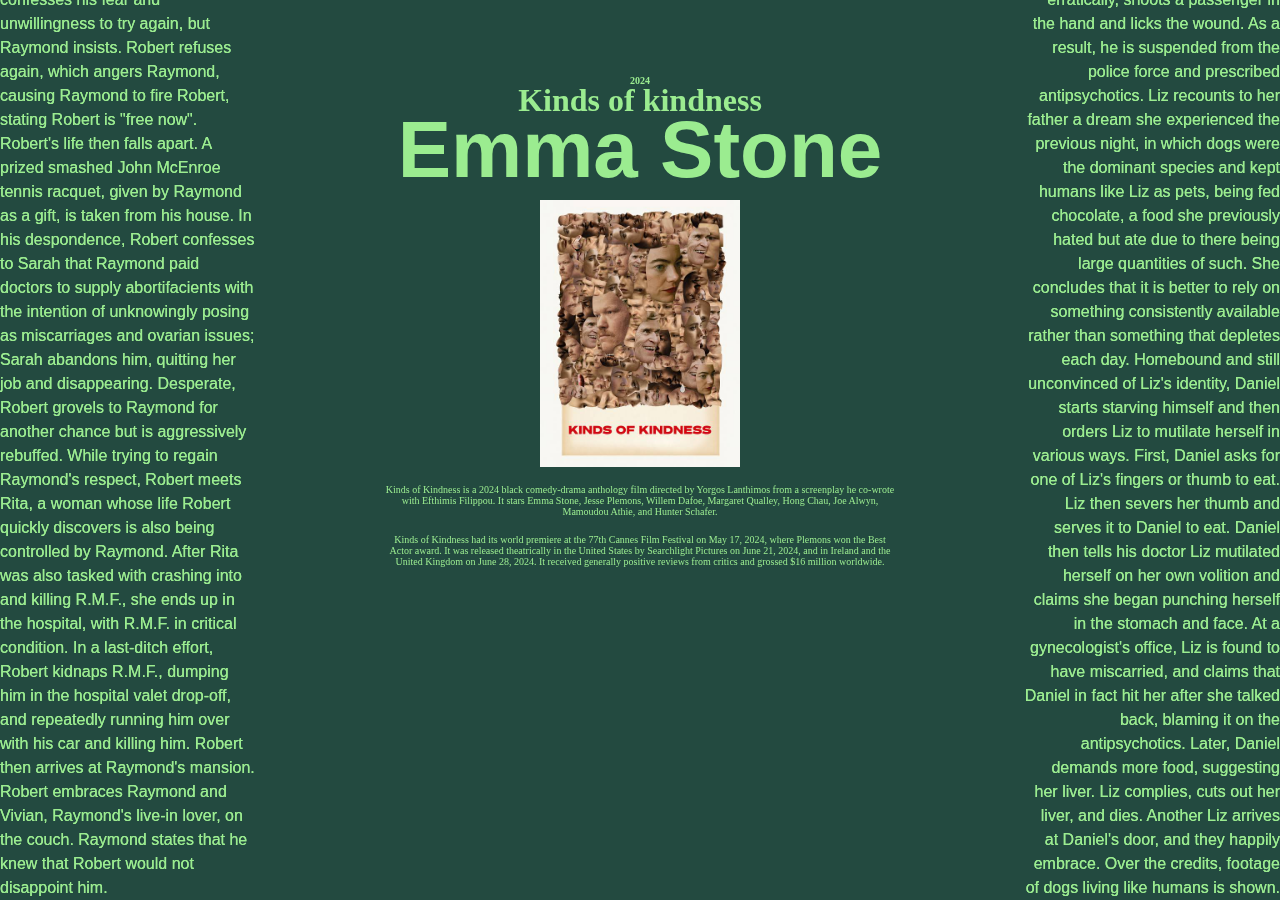
<file: Project/index.html>
<!DOCTYPE html>
<html lang="en">
<head>
    <meta charset="UTF-8">
    <meta name="viewport" content="width=device-width, initial-scale=1.0">
    <title>Document</title>
    <link rel="stylesheet" href="style.css">
</head>
<body>
    <div>
        <h1 class="fixed-title">2024</h1>
        <h2 class="fixed-title2">Kinds of kindness</h2>
        <h3 class="fixed-title3">Emma Stone</h3>

        <figure class="container">
            <img src="images/images.jpg" class="picture">
        </figure>

        <p class="fixed-paragraph">
            Kinds of Kindness is a 2024 black comedy-drama anthology film directed by Yorgos Lanthimos from a screenplay he co-wrote with Efthimis Filippou. It stars Emma Stone, Jesse Plemons, Willem Dafoe, Margaret Qualley, Hong Chau, Joe Alwyn, Mamoudou Athie, and Hunter Schafer.
        </p>
        
        <br>

        <p class="fixed-paragraph2">
            Kinds of Kindness had its world premiere at the 77th Cannes Film Festival on May 17, 2024, where Plemons won the Best Actor award. It was released theatrically in the United States by Searchlight Pictures on June 21, 2024, and in Ireland and the United Kingdom on June 28, 2024. It received generally positive reviews from critics and grossed $16 million worldwide.
        </p>

        <div class="scrolling-text">
        
        <div class="scrolling-text">
            <p class="top-left-paragraph">
                Robert Fletcher follows every order from his domineering boss and lover, Raymond. Raymond controls every aspect of Robert's life, including setting him up with his wife Sarah, buying their house and car, and dictating when they can have sexual intercourse. One day, Raymond orders Robert to crash his car to kill "R.M.F.", a man known only by his initials. They survive with minor injuries. When Raymond orders him to try again, Robert confesses his fear and unwillingness to try again, but Raymond insists. Robert refuses again, which angers Raymond, causing Raymond to fire Robert, stating Robert is "free now". Robert's life then falls apart. A prized smashed John McEnroe tennis racquet, given by Raymond as a gift, is taken from his house. In his despondence, Robert confesses to Sarah that Raymond paid doctors to supply abortifacients with the intention of unknowingly posing as miscarriages and ovarian issues; Sarah abandons him, quitting her job and disappearing. Desperate, Robert grovels to Raymond for another chance but is aggressively rebuffed. While trying to regain Raymond's respect, Robert meets Rita, a woman whose life Robert quickly discovers is also being controlled by Raymond. After Rita was also tasked with crashing into and killing R.M.F., she ends up in the hospital, with R.M.F. in critical condition. In a last-ditch effort, Robert kidnaps R.M.F., dumping him in the hospital valet drop-off, and repeatedly running him over with his car and killing him. Robert then arrives at Raymond's mansion. Robert embraces Raymond and Vivian, Raymond's live-in lover, on the couch. Raymond states that he knew that Robert would not disappoint him.
            </p>
            <p class="top-left-paragraph">
                Robert Fletcher follows every order from his domineering boss and lover, Raymond. Raymond controls every aspect of Robert's life, including setting him up with his wife Sarah, buying their house and car, and dictating when they can have sexual intercourse. One day, Raymond orders Robert to crash his car to kill "R.M.F.", a man known only by his initials. They survive with minor injuries. When Raymond orders him to try again, Robert confesses his fear and unwillingness to try again, but Raymond insists. Robert refuses again, which angers Raymond, causing Raymond to fire Robert, stating Robert is "free now". Robert's life then falls apart. A prized smashed John McEnroe tennis racquet, given by Raymond as a gift, is taken from his house. In his despondence, Robert confesses to Sarah that Raymond paid doctors to supply abortifacients with the intention of unknowingly posing as miscarriages and ovarian issues; Sarah abandons him, quitting her job and disappearing. Desperate, Robert grovels to Raymond for another chance but is aggressively rebuffed. While trying to regain Raymond's respect, Robert meets Rita, a woman whose life Robert quickly discovers is also being controlled by Raymond. After Rita was also tasked with crashing into and killing R.M.F., she ends up in the hospital, with R.M.F. in critical condition. In a last-ditch effort, Robert kidnaps R.M.F., dumping him in the hospital valet drop-off, and repeatedly running him over with his car and killing him. Robert then arrives at Raymond's mansion. Robert embraces Raymond and Vivian, Raymond's live-in lover, on the couch. Raymond states that he knew that Robert would not disappoint him.
            </p>
        </div>
        
        <div class="scrolling-text2">
            <p class="top-left-paragraph2">
                Police officer Daniel is mourning the disappearance of his wife Liz, a marine biologist who went missing at sea, when he receives news that she has been rescued in a helicopter piloted by R.M.F. Liz miraculously returns unharmed to Daniel, but many things about her are strange; her behavior and interests seem to be the opposite of how she was before, their pet cat acting aggressive towards her, and her feet no longer fit in her shoes, leading Daniel to become suspicious of her. Amid his paranoia about Liz, she tells Daniel she is pregnant. He orders her to leave and threatens arrest if she refuses. Daniel's paranoia escalates during a traffic stop, where he acts erratically, shoots a passenger in the hand and licks the wound. As a result, he is suspended from the police force and prescribed antipsychotics. Liz recounts to her father a dream she experienced the previous night, in which dogs were the dominant species and kept humans like Liz as pets, being fed chocolate, a food she previously hated but ate due to there being large quantities of such. She concludes that it is better to rely on something consistently available rather than something that depletes each day. Homebound and still unconvinced of Liz's identity, Daniel starts starving himself and then orders Liz to mutilate herself in various ways. First, Daniel asks for one of Liz's fingers or thumb to eat. Liz then severs her thumb and serves it to Daniel to eat. Daniel then tells his doctor Liz mutilated herself on her own volition and claims she began punching herself in the stomach and face. At a gynecologist's office, Liz is found to have miscarried, and claims that Daniel in fact hit her after she talked back, blaming it on the antipsychotics. Later, Daniel demands more food, suggesting her liver. Liz complies, cuts out her liver, and dies. Another Liz arrives at Daniel's door, and they happily embrace. Over the credits, footage of dogs living like humans is shown.
            </p>
            <p class="top-left-paragraph2">
                Police officer Daniel is mourning the disappearance of his wife Liz, a marine biologist who went missing at sea, when he receives news that she has been rescued in a helicopter piloted by R.M.F. Liz miraculously returns unharmed to Daniel, but many things about her are strange; her behavior and interests seem to be the opposite of how she was before, their pet cat acting aggressive towards her, and her feet no longer fit in her shoes, leading Daniel to become suspicious of her. Amid his paranoia about Liz, she tells Daniel she is pregnant. He orders her to leave and threatens arrest if she refuses. Daniel's paranoia escalates during a traffic stop, where he acts erratically, shoots a passenger in the hand and licks the wound. As a result, he is suspended from the police force and prescribed antipsychotics. Liz recounts to her father a dream she experienced the previous night, in which dogs were the dominant species and kept humans like Liz as pets, being fed chocolate, a food she previously hated but ate due to there being large quantities of such. She concludes that it is better to rely on something consistently available rather than something that depletes each day. Homebound and still unconvinced of Liz's identity, Daniel starts starving himself and then orders Liz to mutilate herself in various ways. First, Daniel asks for one of Liz's fingers or thumb to eat. Liz then severs her thumb and serves it to Daniel to eat. Daniel then tells his doctor Liz mutilated herself on her own volition and claims she began punching herself in the stomach and face. At a gynecologist's office, Liz is found to have miscarried, and claims that Daniel in fact hit her after she talked back, blaming it on the antipsychotics. Later, Daniel demands more food, suggesting her liver. Liz complies, cuts out her liver, and dies. Another Liz arrives at Daniel's door, and they happily embrace. Over the credits, footage of dogs living like humans is shown.
            </p>
        </div>
</div>

        
    </div>
    
</body>
</html>
</file>
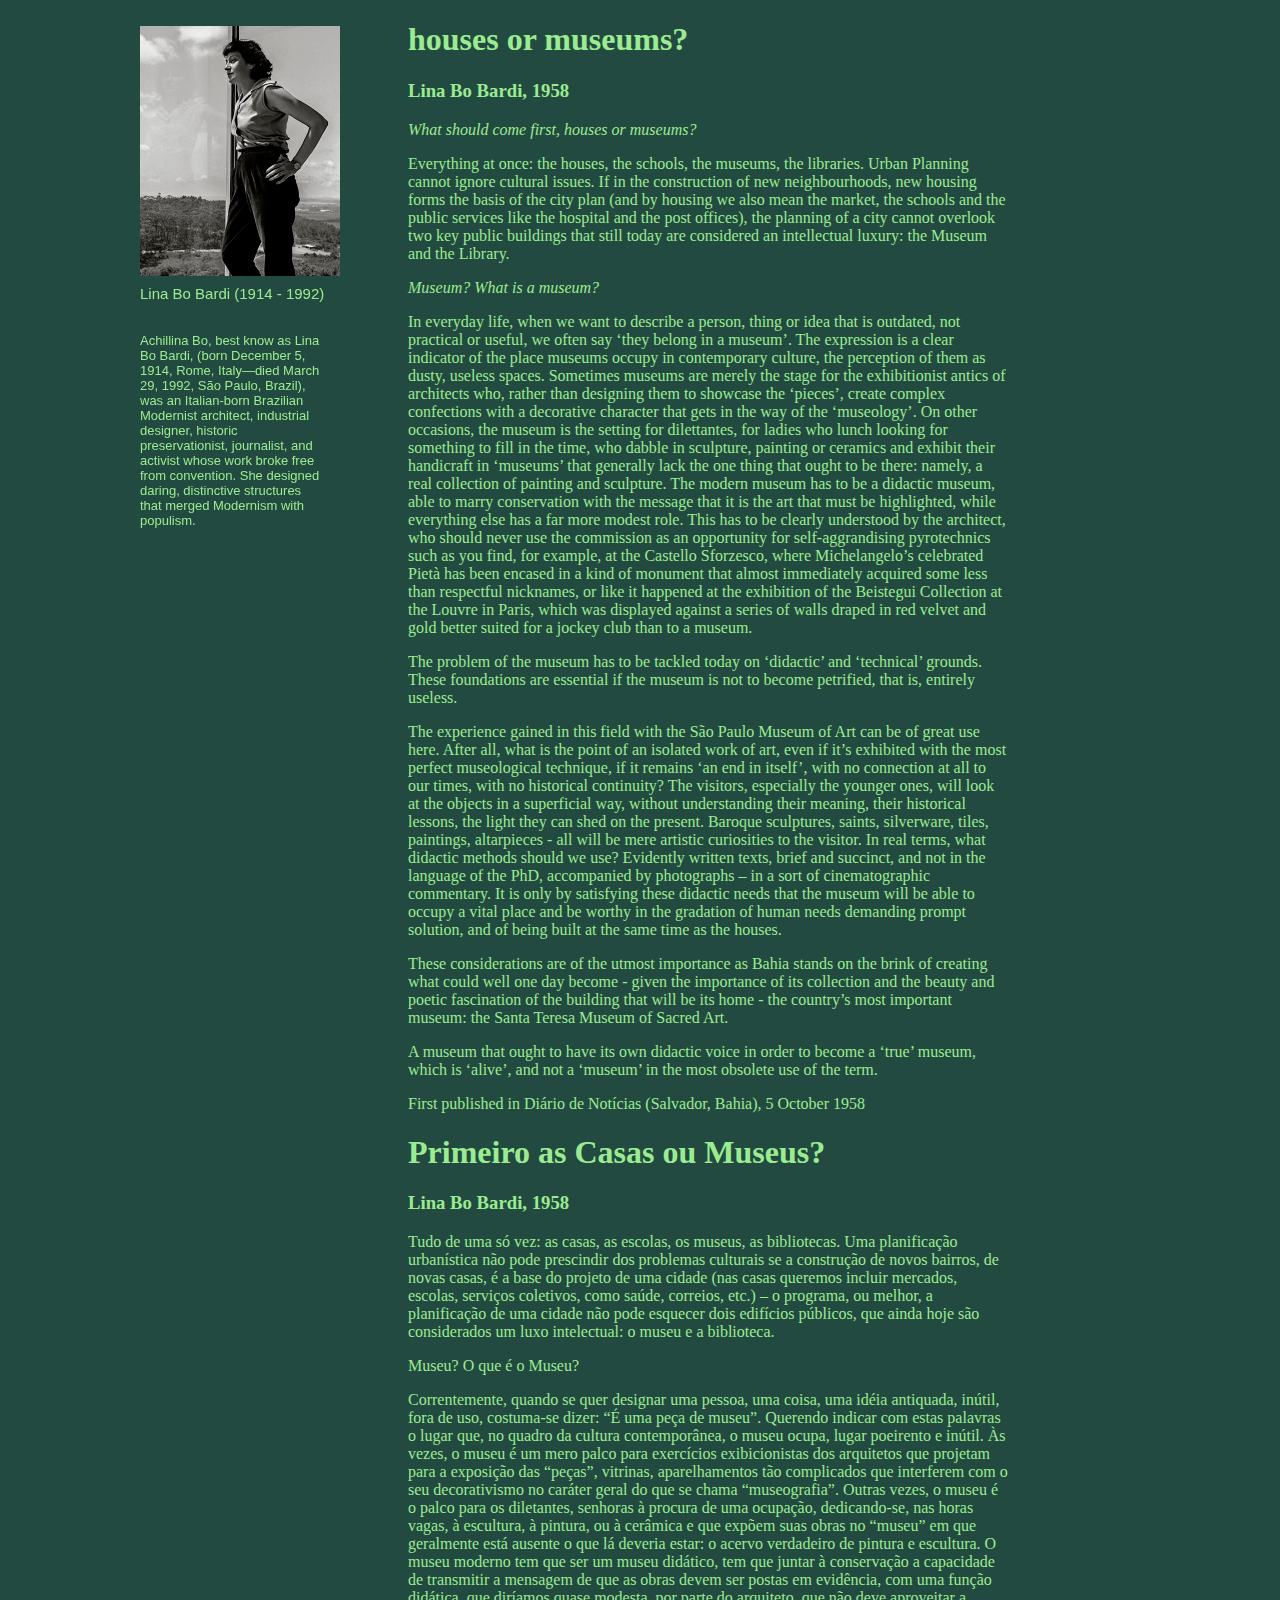
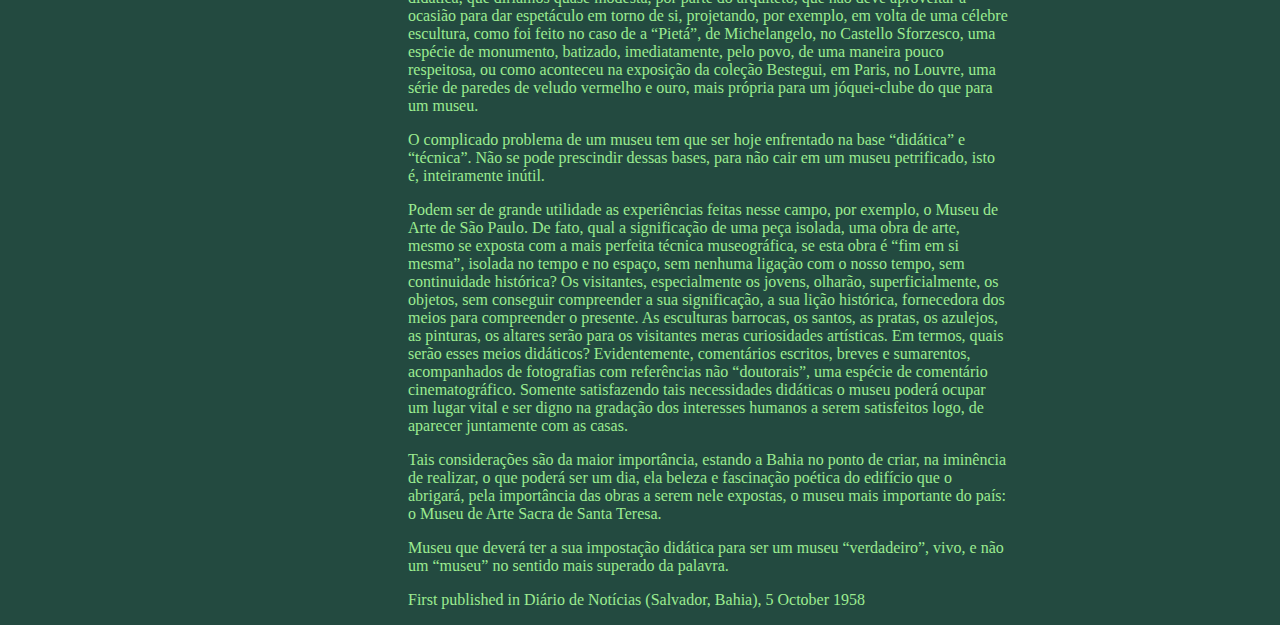
<file: Assignment/assignment3/index.html>
<!DOCTYPE html>
<html lang="en">
<head>
    <meta charset="UTF-8">
    <meta name="viewport" content="width=device-width, initial-scale=1.0">
    <title>Document</title>
    <link rel="stylesheet" href="style.css">
</head>
<body>
    <div>
        <h1>houses or museums?</h1>
        <h3>Lina Bo Bardi, 1958</h3>

        <figure class="picture">
            <img src="001-65.jpg" alt="">
        </figure>

        <p class="picture2">Lina Bo Bardi (1914 - 1992)</p>
        <p class="picture4">Achillina Bo, best know as Lina Bo Bardi, (born December 5, 1914, Rome, Italy—died March 29, 1992, São Paulo, Brazil), was an Italian-born Brazilian Modernist architect, industrial designer, historic preservationist, journalist, and activist whose work broke free from convention. She designed daring, distinctive structures that merged Modernism with populism.</p>

        <p><em>What should come first, houses or museums? </em></p>
        <p>Everything at once: the houses, the schools, the museums, the libraries. Urban Planning cannot ignore cultural issues. If in the construction of new neighbourhoods, new housing forms the basis of the city plan (and by housing we also mean the market, the schools and the public services like the hospital and the post offices), the planning of a city cannot overlook two key public buildings that still today are considered an intellectual luxury: the Museum and the Library.</p>

        <p><em>Museum? What is a museum?</em></p>

        <p>In everyday life, when we want to describe a person, thing or idea that is outdated, not practical or useful, we often say ‘they belong in a museum’. The expression is a clear indicator of the place museums occupy in contemporary culture, the perception of them as dusty, useless spaces. Sometimes museums are merely the stage for the exhibitionist antics of architects who, rather than designing them to showcase the ‘pieces’, create complex confections with a decorative character that gets in the way of the ‘museology’. On other occasions, the museum is the setting for dilettantes, for ladies who lunch looking for something to fill in the time, who dabble in sculpture, painting or ceramics and exhibit their handicraft in ‘museums’ that generally lack the one thing that ought to be there: namely, a real collection of painting and sculpture. The modern museum has to be a didactic museum, able to marry conservation with the message that it is the art that must be highlighted, while everything else has a far more modest role. This has to be clearly understood by the architect, who should never use the commission as an opportunity for self-aggrandising pyrotechnics such as you find, for example, at the Castello Sforzesco, where Michelangelo’s celebrated Pietà has been encased in a kind of monument that almost immediately acquired some less than respectful nicknames, or like it happened at the exhibition of the Beistegui Collection at the Louvre in Paris, which was displayed against a series of walls draped in red velvet and gold better suited for a jockey club than to a museum.</p>

        <p>The problem of the museum has to be tackled today on ‘didactic’ and ‘technical’ grounds. These foundations are essential if the museum is not to become petrified, that is, entirely useless.</p>

        <p>The experience gained in this field with the São Paulo Museum of Art can be of great use here. After all, what is the point of an isolated work of art, even if it’s exhibited with the most perfect museological technique, if it remains ‘an end in itself’, with no connection at all to our times, with no historical continuity? The visitors, especially the younger ones, will look at the objects in a superficial way, without understanding their meaning, their historical lessons, the light they can shed on the present. Baroque sculptures, saints, silverware, tiles, paintings, altarpieces - all will be mere artistic curiosities to the visitor. In real terms, what didactic methods should we use? Evidently written texts, brief and succinct, and not in the language of the PhD, accompanied by photographs – in a sort of cinematographic commentary. It is only by satisfying these didactic needs that the museum will be able to occupy a vital place and be worthy in the gradation of human needs demanding prompt solution, and of being built at the same time as the houses.</p>

        <p>These considerations are of the utmost importance as Bahia stands on the brink of creating what could well one day become - given the importance of its collection and the beauty and poetic fascination of the building that will be its home - the country’s most important museum: the Santa Teresa Museum of Sacred Art.</p>

        <p>A museum that ought to have its own didactic voice in order to become a ‘true’ museum, which is ‘alive’, and not a ‘museum’ in the most obsolete use of the term.</p>
      
        <p>First published in Diário de Notícias (Salvador, Bahia), 5 October 1958</p>
    </div>
    <div>
        <h1>Primeiro as Casas ou Museus?</h1>
        <h3>Lina Bo Bardi, 1958</h3>

        <p>Tudo de uma só vez: as casas, as escolas, os museus, as bibliotecas. Uma planificação urbanística não pode prescindir dos problemas culturais se a construção de novos bairros, de novas casas, é a base do projeto de uma cidade (nas casas queremos incluir mercados, escolas, serviços coletivos, como saúde, correios, etc.) – o programa, ou melhor, a planificação de uma cidade não pode esquecer dois edifícios públicos, que ainda hoje são considerados um luxo intelectual: o museu e a biblioteca.</p>

        <p>Museu? O que é o Museu? </p>

        <p>Correntemente, quando se quer designar uma pessoa, uma coisa, uma idéia antiquada, inútil, fora de uso, costuma-se dizer: “É uma peça de museu”. Querendo indicar com estas palavras o lugar que, no quadro da cultura contemporânea, o museu ocupa, lugar poeirento e inútil. Às vezes, o museu é um mero palco para exercícios exibicionistas dos arquitetos que projetam para a exposição das “peças”, vitrinas, aparelhamentos tão complicados que interferem com o seu decorativismo no caráter geral do que se chama “museografia”. Outras vezes, o museu é o palco para os diletantes, senhoras à procura de uma ocupação, dedicando-se, nas horas vagas, à escultura, à pintura, ou à cerâmica e que expõem suas obras no “museu” em que geralmente está ausente o que lá deveria estar: o acervo verdadeiro de pintura e escultura. O museu moderno tem que ser um museu didático, tem que juntar à conservação a capacidade de transmitir a mensagem de que as obras devem ser postas em evidência, com uma função didática, que diríamos quase modesta, por parte do arquiteto, que não deve aproveitar a ocasião para dar espetáculo em torno de si, projetando, por exemplo, em volta de uma célebre escultura, como foi feito no caso de a “Pietá”, de Michelangelo, no Castello Sforzesco, uma espécie de monumento, batizado, imediatamente, pelo povo, de uma maneira pouco respeitosa, ou como aconteceu na exposição da coleção Bestegui, em Paris, no Louvre, uma série de paredes de veludo vermelho e ouro, mais própria para um jóquei-clube do que para um museu.</p>

        <p>O complicado problema de um museu tem que ser hoje enfrentado na base “didática” e “técnica”. Não se pode prescindir dessas bases, para não cair em um museu petrificado, isto é, inteiramente inútil.</p>

        <p>Podem ser de grande utilidade as experiências feitas nesse campo, por exemplo, o Museu de Arte de São Paulo. De fato, qual a significação de uma peça isolada, uma obra de arte, mesmo se exposta com a mais perfeita técnica museográfica, se esta obra é “fim em si mesma”, isolada no tempo e no espaço, sem nenhuma ligação com o nosso tempo, sem continuidade histórica? Os visitantes, especialmente os jovens, olharão, superficialmente, os objetos, sem conseguir compreender a sua significação, a sua lição histórica, fornecedora dos meios para compreender o presente. As esculturas barrocas, os santos, as pratas, os azulejos, as pinturas, os altares serão para os visitantes meras curiosidades artísticas. Em termos, quais serão esses meios didáticos? Evidentemente, comentários escritos, breves e sumarentos, acompanhados de fotografias com referências não “doutorais”, uma espécie de comentário cinematográfico. Somente satisfazendo tais necessidades didáticas o museu poderá ocupar um lugar vital e ser digno na gradação dos interesses humanos a serem satisfeitos logo, de aparecer juntamente com as casas.</p>

        <p>Tais considerações são da maior importância, estando a Bahia no ponto de criar, na iminência de realizar, o que poderá ser um dia, ela beleza e fascinação poética do edifício que o abrigará, pela importância das obras a serem nele expostas, o museu mais importante do país: o Museu de Arte Sacra de Santa Teresa.</p>

        <p>Museu que deverá ter a sua impostação didática para ser um museu “verdadeiro”, vivo, e não um “museu” no sentido mais superado da palavra.</p>
    
        <p>First published in Diário de Notícias (Salvador, Bahia), 5 October 1958</p>
    </div>
    
</body>
</html>
</file>
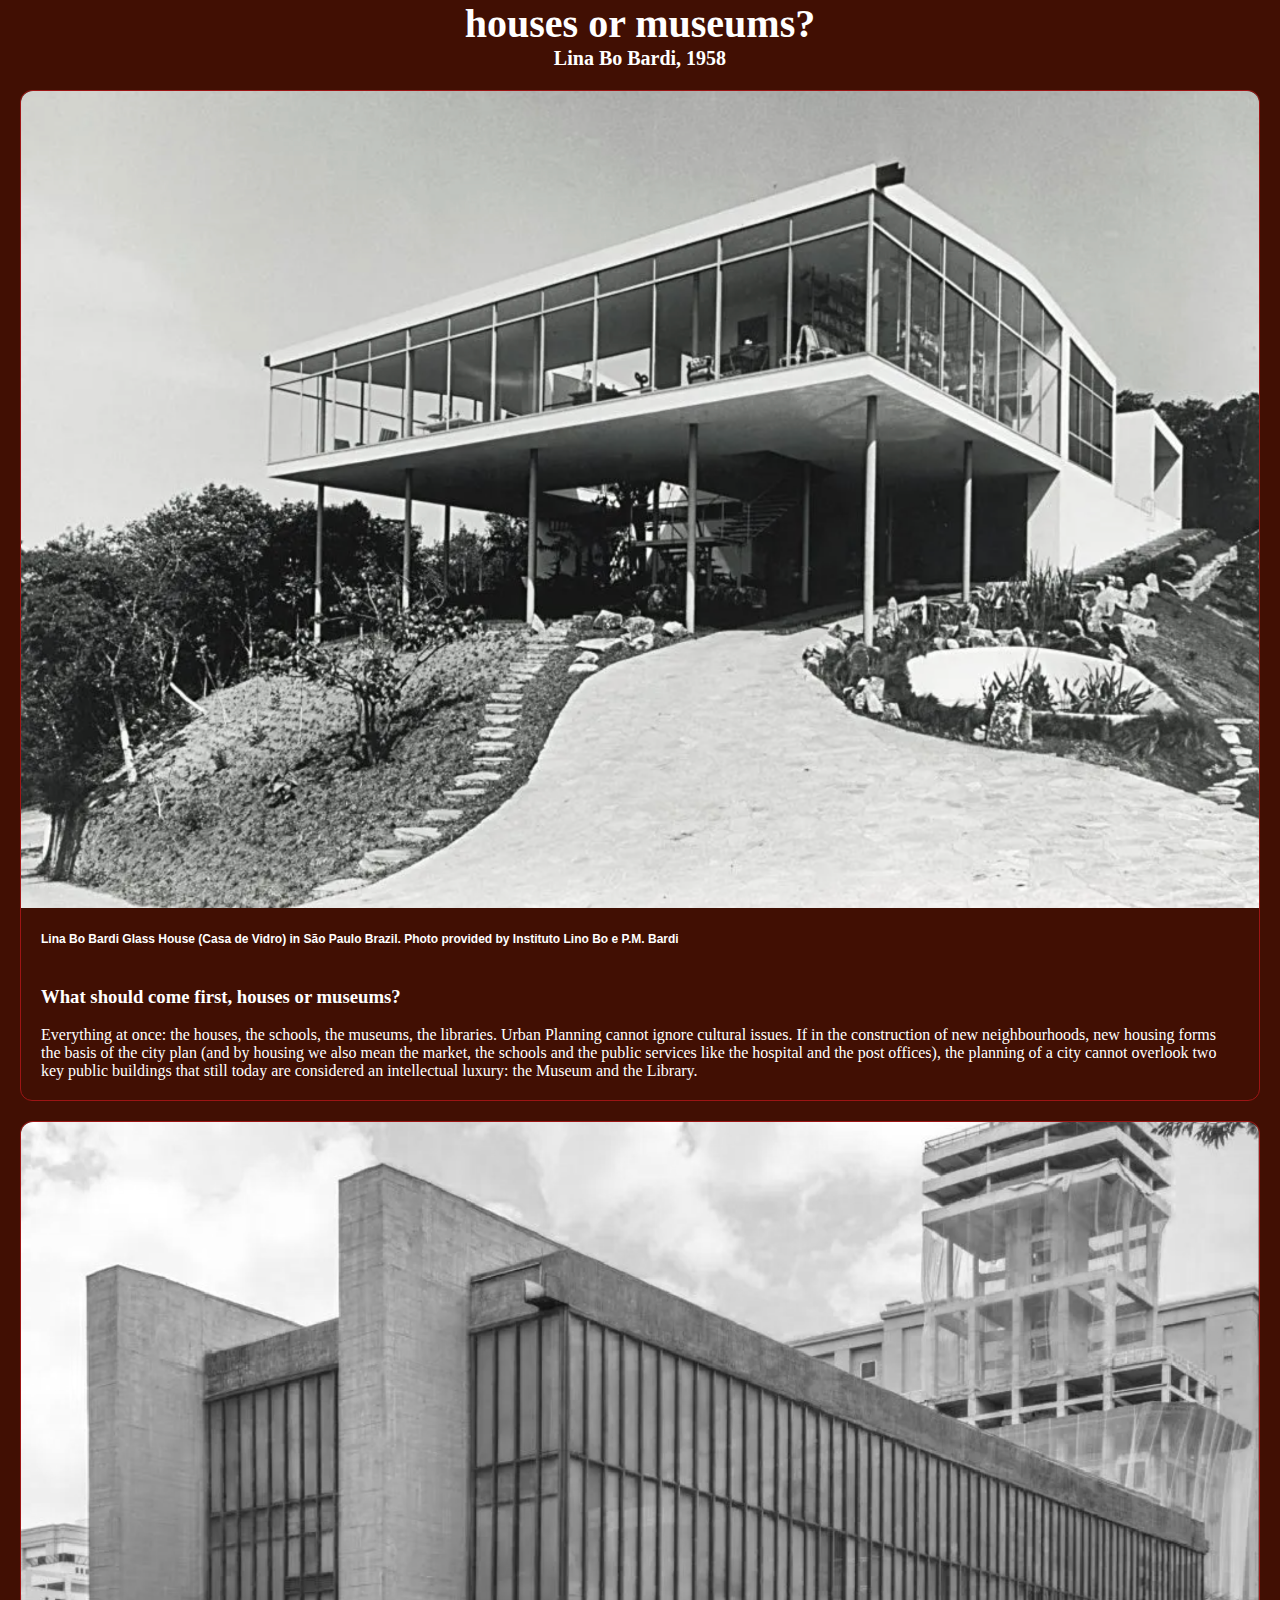
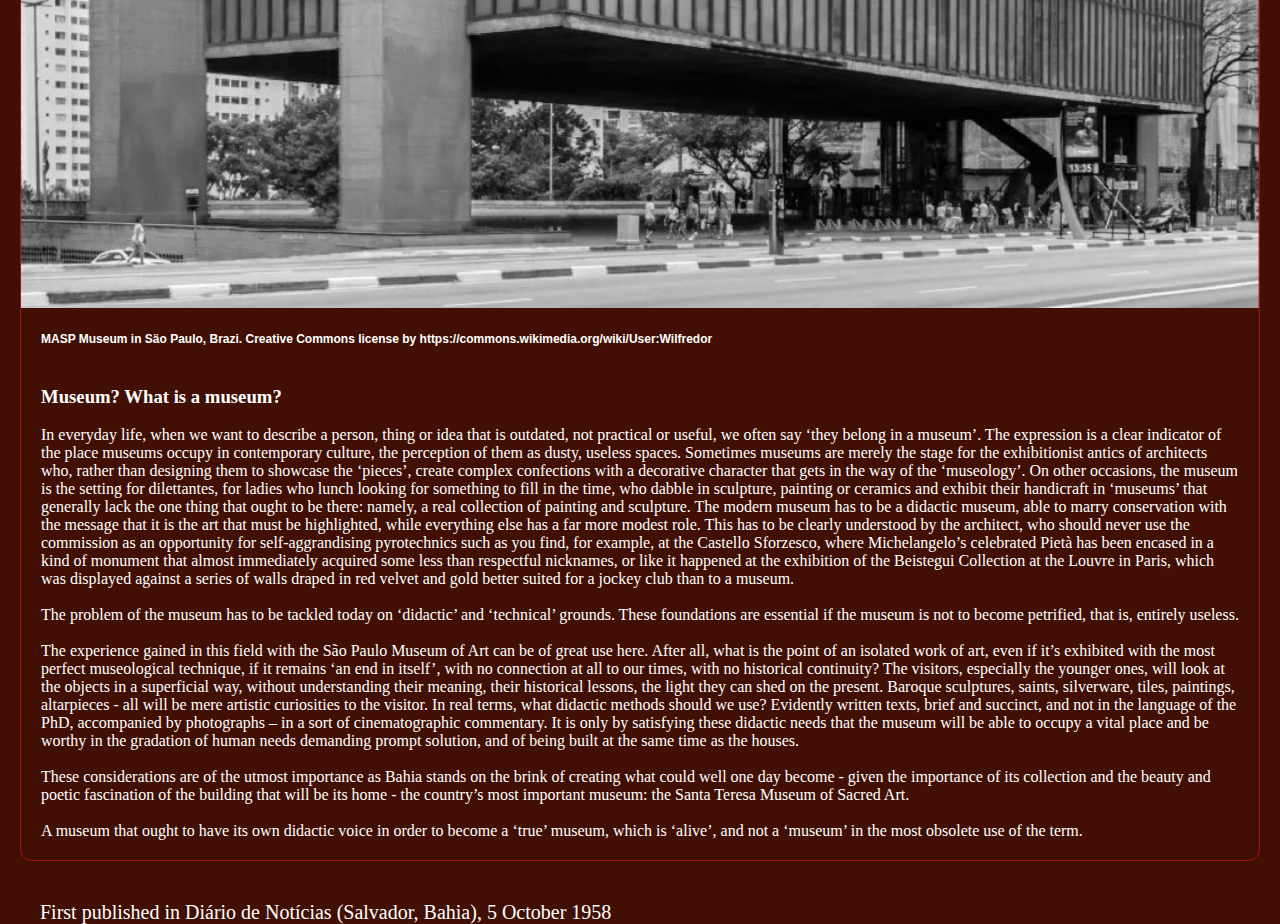
<file: Assignment/assignment4/index.html>
<!DOCTYPE html>
<html lang="en">
<head>
    <meta charset="UTF-8">
    <meta name="viewport" content="width=device-width, initial-scale=1.0">
    <title>Document</title>
    <link rel="stylesheet" href="style.css">
</head>
<body>
    <h1 class="q">houses or museums?</h1>
    <h2 class="w">Lina Bo Bardi, 1958</h2>
    <div class="grid-container">
        <figure class="item item--1">
            <img class="clip-circle" src="images/2 19.48.27.png" alt="1">
            <h4 class="a">Lina Bo Bardi Glass House (Casa de Vidro) in São Paulo Brazil. Photo provided by Instituto Lino Bo e P.M. Bardi</h4>
            <figcaption>
                <h3>What should come first, houses or museums?</h3>
                <br>
                <p>Everything at once: the houses, the schools, the museums, the libraries. Urban Planning cannot ignore cultural issues. If in the construction of new neighbourhoods, new housing forms the basis of the city plan (and by housing we also mean the market, the schools and the public services like the hospital and the post offices), the planning of a city cannot overlook two key public buildings that still today are considered an intellectual luxury: the Museum and the Library.</p>
            </figcaption>
        </figure>
    </div>
    <div class="grid-container">
        <figure class="item item--1">
            <img class="clip-circle" src="images/1 19.48.27.png" alt="2">
            <h4 class="a">MASP Museum in Säo Paulo, Brazi. Creative Commons license by https://commons.wikimedia.org/wiki/User:Wilfredor</h4>
            <figcaption>
                <h3>Museum? What is a museum?</h3>
                <br>
                <p>In everyday life, when we want to describe a person, thing or idea that is outdated, not practical or useful, we often say ‘they belong in a museum’. The expression is a clear indicator of the place museums occupy in contemporary culture, the perception of them as dusty, useless spaces. Sometimes museums are merely the stage for the exhibitionist antics of architects who, rather than designing them to showcase the ‘pieces’, create complex confections with a decorative character that gets in the way of the ‘museology’. On other occasions, the museum is the setting for dilettantes, for ladies who lunch looking for something to fill in the time, who dabble in sculpture, painting or ceramics and exhibit their handicraft in ‘museums’ that generally lack the one thing that ought to be there: namely, a real collection of painting and sculpture. The modern museum has to be a didactic museum, able to marry conservation with the message that it is the art that must be highlighted, while everything else has a far more modest role. This has to be clearly understood by the architect, who should never use the commission as an opportunity for self-aggrandising pyrotechnics such as you find, for example, at the Castello Sforzesco, where Michelangelo’s celebrated Pietà has been encased in a kind of monument that almost immediately acquired some less than respectful nicknames, or like it happened at the exhibition of the Beistegui Collection at the Louvre in Paris, which was displayed against a series of walls draped in red velvet and gold better suited for a jockey club than to a museum.</p>
                <br>
                <p>The problem of the museum has to be tackled today on ‘didactic’ and ‘technical’ grounds. These foundations are essential if the museum is not to become petrified, that is, entirely useless.</p>
                <br>
                <p>The experience gained in this field with the São Paulo Museum of Art can be of great use here. After all, what is the point of an isolated work of art, even if it’s exhibited with the most perfect museological technique, if it remains ‘an end in itself’, with no connection at all to our times, with no historical continuity? The visitors, especially the younger ones, will look at the objects in a superficial way, without understanding their meaning, their historical lessons, the light they can shed on the present. Baroque sculptures, saints, silverware, tiles, paintings, altarpieces - all will be mere artistic curiosities to the visitor. In real terms, what didactic methods should we use? Evidently written texts, brief and succinct, and not in the language of the PhD, accompanied by photographs – in a sort of cinematographic commentary. It is only by satisfying these didactic needs that the museum will be able to occupy a vital place and be worthy in the gradation of human needs demanding prompt solution, and of being built at the same time as the houses.</p>
                <br>
                <p>These considerations are of the utmost importance as Bahia stands on the brink of creating what could well one day become - given the importance of its collection and the beauty and poetic fascination of the building that will be its home - the country’s most important museum: the Santa Teresa Museum of Sacred Art.</p>
                <br>
                <p>A museum that ought to have its own didactic voice in order to become a ‘true’ museum, which is ‘alive’, and not a ‘museum’ in the most obsolete use of the term.</p>
                
            </figcaption>
        </figure>
    </div>
    <p class="e">First published in Diário de Notícias (Salvador, Bahia), 5 October 1958</p>
</body>
</html>
</file>
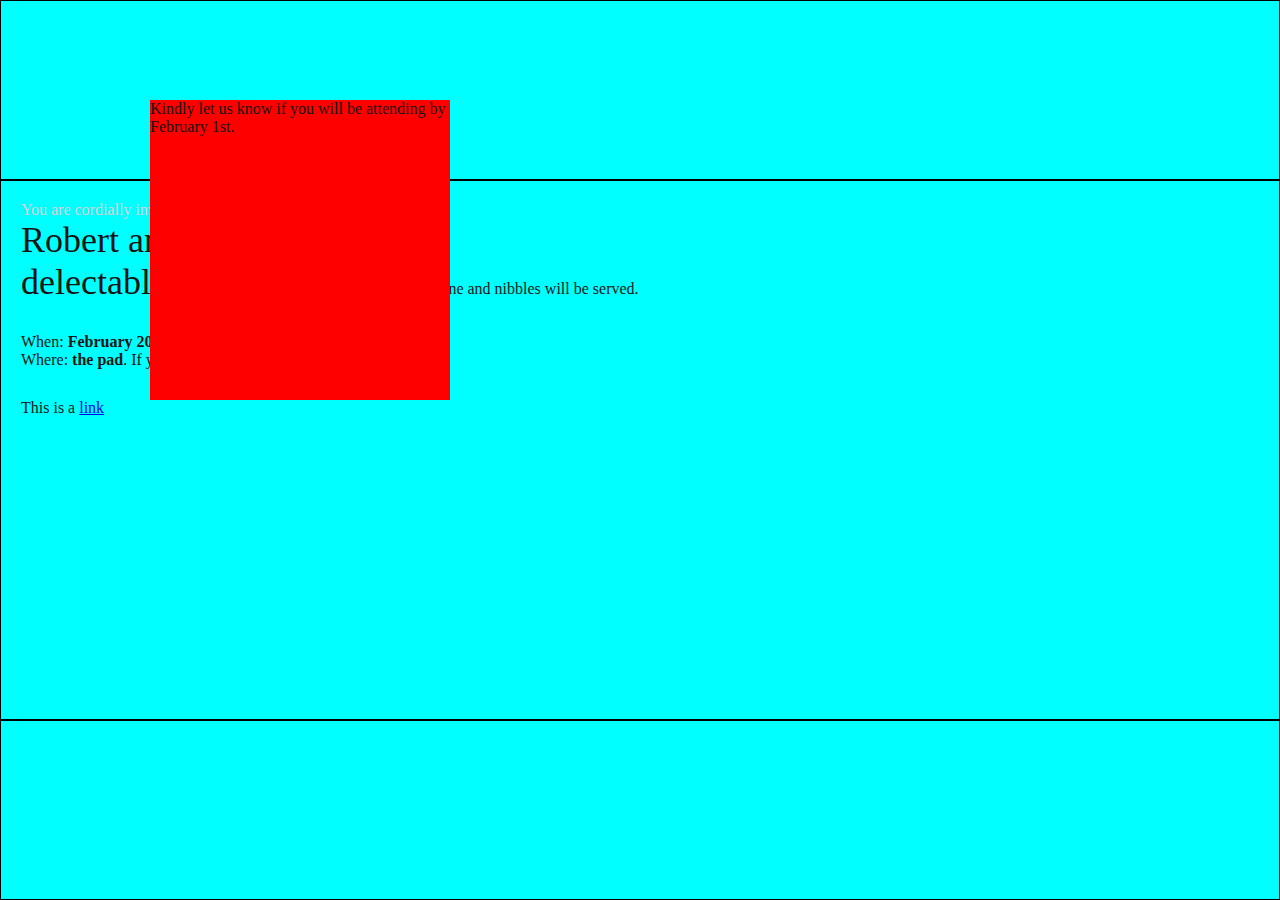
<file: Exercise/Exercise5/index.html>
<!DOCTYPE html>
<html lang="en">
<head>
    <meta charset="UTF-8">
    <meta name="viewport" content="width=device-width, initial-scale=1.0">
    <title>Document</title>
    <link rel="stylesheet" href="style.css">
</head>
<body>
    <div class="container">
        <header></header>
        <main class="invite-container">
            <div class="section">
                <span class="light">You are cordially invited to </span><br>
                <span class="dark big">Robert and Alexandra's <br> delectable after dinner party</span>
                <span>Wine and nibbles will be served.</span>
            </div>
            <div class="section">
                <p>When: <strong>February 20th, 2019 at 9:30pm</strong></p> 
                <p>Where: <strong>the pad</strong>. If you need directions, ping us.</p> 
            </div>
            <div class="box">
                <p>Kindly let us know if you will be attending by  February 1st.</p>
            </div>
            <div class="wrapper">
                <p>This is a <a href="https://veneziaautentica.com/venetian-rowing/">link</a></p>
                
            </div>
        </main>
        <footer></footer>
    </div>
    
</body>
</html>
</file>
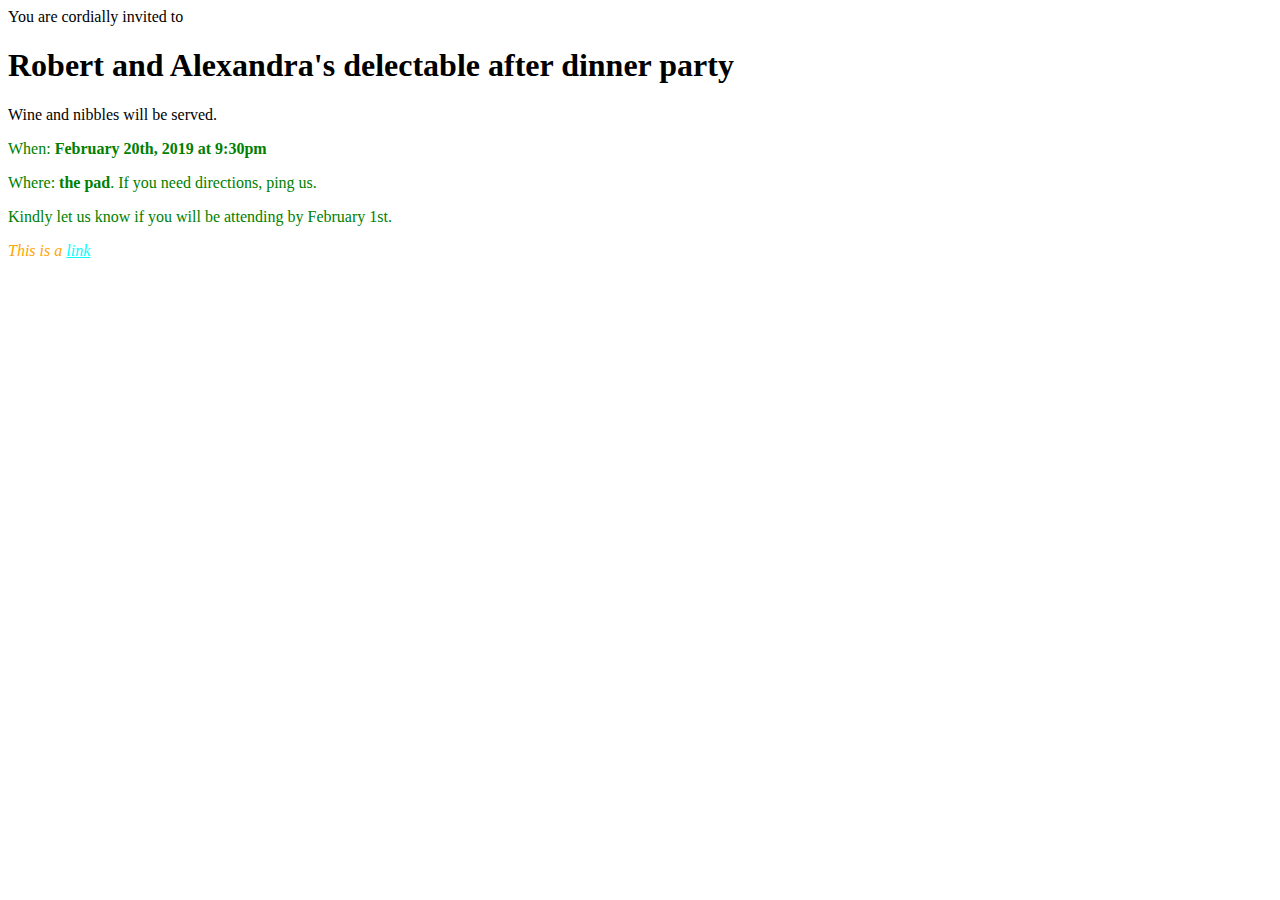
<file: starter_code_week_02/Party/index.html>
<!DOCTYPE html>
<html lang="en">
<head>
    <meta charset="UTF-8">
    <meta name="viewport" content="width=device-width, initial-scale=1.0">
    <title>Dinner Party Invitiation</title>
    <link rel="stylesheet" href="style.css">
</head>
<body>
    <div>
        You are cordially invited to <h1 class="">Robert and Alexandra's delectable after dinner party</h1> Wine and nibbles will be served.
    </div>
    <div>
        <p>When: <strong>February 20th, 2019 at 9:30pm</strong></p> 
        <p>Where: <strong>the pad</strong>. If you need directions, ping us.</p> 
    </div>
    <div>
        <p>Kindly let us know if you will be attending by  February 1st.</p>
    </div>
    <div class="wrapper">
        <p>This is a <a href="https://veneziaautentica.com/venetian-rowing/">link</a></p>
        
    </div>
</body>
</html>
</file>
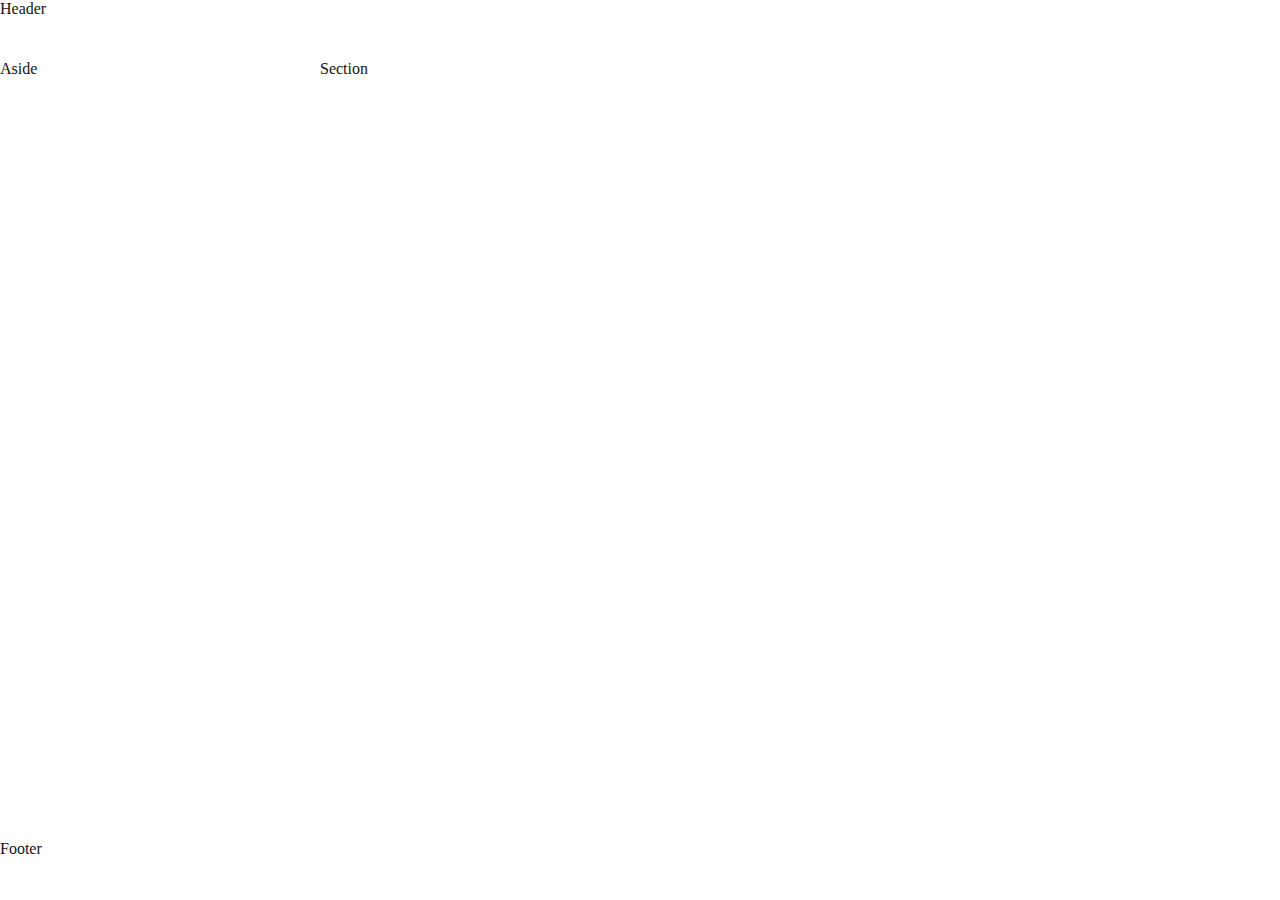
<file: starter_code_week_08/fluid_layout_flexbox/index.html>
<!DOCTYPE html>
<html lang="en">
<head>
    <meta charset="UTF-8">
    <meta name="viewport" content="width=device-width, initial-scale=1.0">
    <title>Fluid Layout with Flexbox</title>
    <link rel="stylesheet" href="styles.css">
</head>
<body>
    <div class="flex-container">
        <header>Header</header>
        <main>
            <aside>Aside</aside>
            <section>Section</section>
        </main>
        <footer>Footer</footer>
    </div>
</body>
</html>
</file>
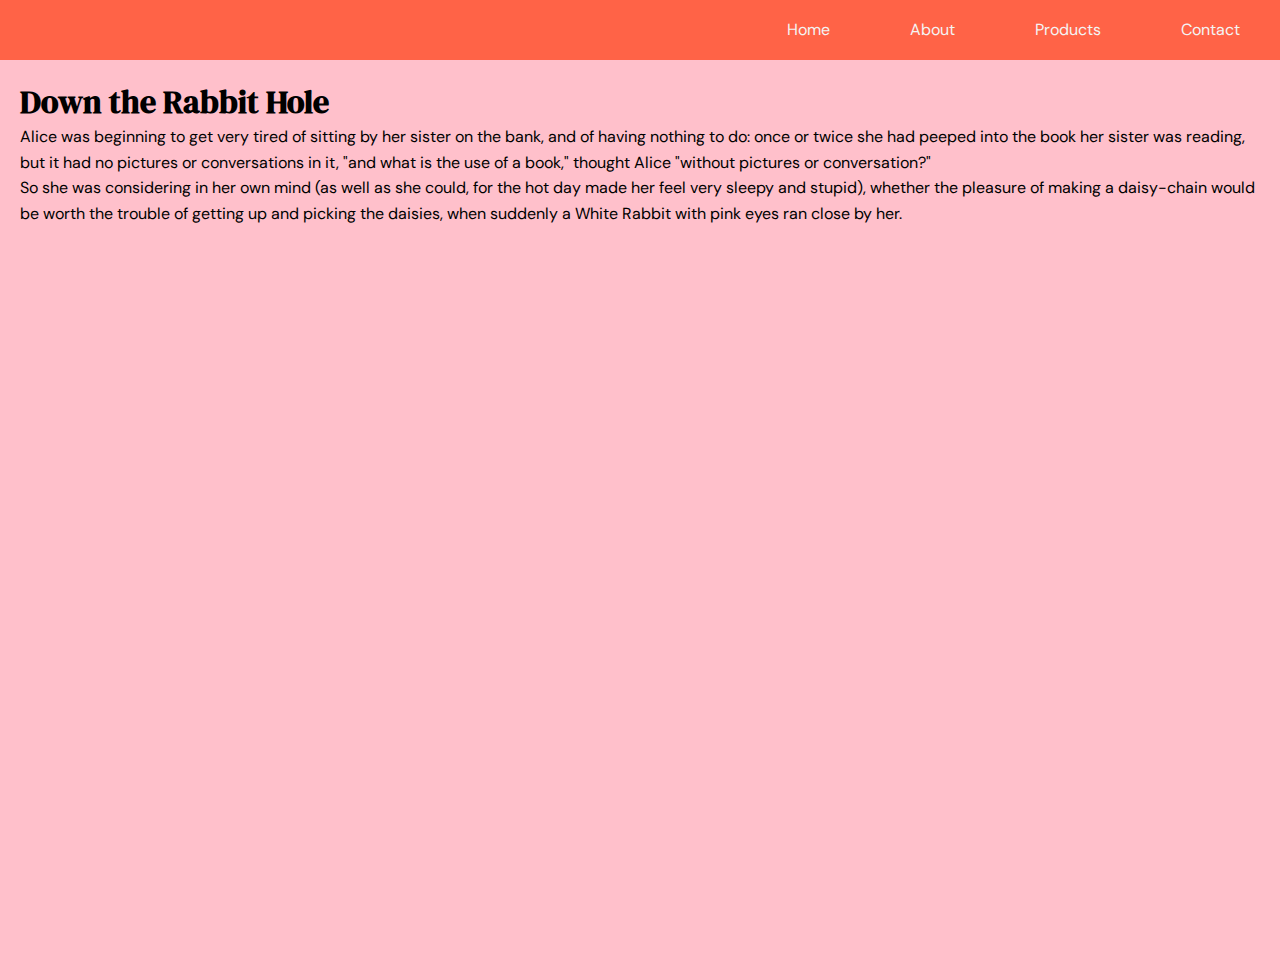
<file: starter_code_week_08/responsive_navbar/index.html>
<!DOCTYPE html>
<html lang="en">
<head>
    <meta charset="UTF-8">
    <meta name="viewport" content="width=device-width, initial-scale=1.0">

    <title>Responsive Navigation Bar</title>
    <link rel="preconnect" href="https://fonts.googleapis.com">
<link rel="preconnect" href="https://fonts.gstatic.com" crossorigin>
<link href="https://fonts.googleapis.com/css2?family=DM+Sans:opsz,wght@9..40,300;9..40,400;9..40,500&family=DM+Serif+Display:ital@0;1&display=swap" rel="stylesheet">
    <link rel="stylesheet" href="styles.css">
</head>
<body>
    <div class="flex-container">
        <nav>
          <ul class="menu">
            <li><a href="#">Home</a></li>
            <li><a href="#">About</a></li>
            <li><a href="#">Products</a></li>
            <li><a href="#">Contact</a></li>
          </ul>
        </nav>
        <main>
            <h1 class="title">Down the Rabbit Hole</h1>
            <p class="content">Alice was beginning to get very tired of sitting by her sister on the bank, and of having nothing to do: once or twice she had peeped into the book her sister was reading, but it had no pictures or conversations in it, "and what is the use of a book," thought Alice "without pictures or conversation?"</p>
            <p class="content">So she was considering in her own mind (as well as she could, for the hot day made her feel very sleepy and stupid), whether the pleasure of making a daisy-chain would be worth the trouble of getting up and picking the daisies, when suddenly a White Rabbit with pink eyes ran close by her.</p>
        </main>
      </div>      
</body>
</html>
</file>
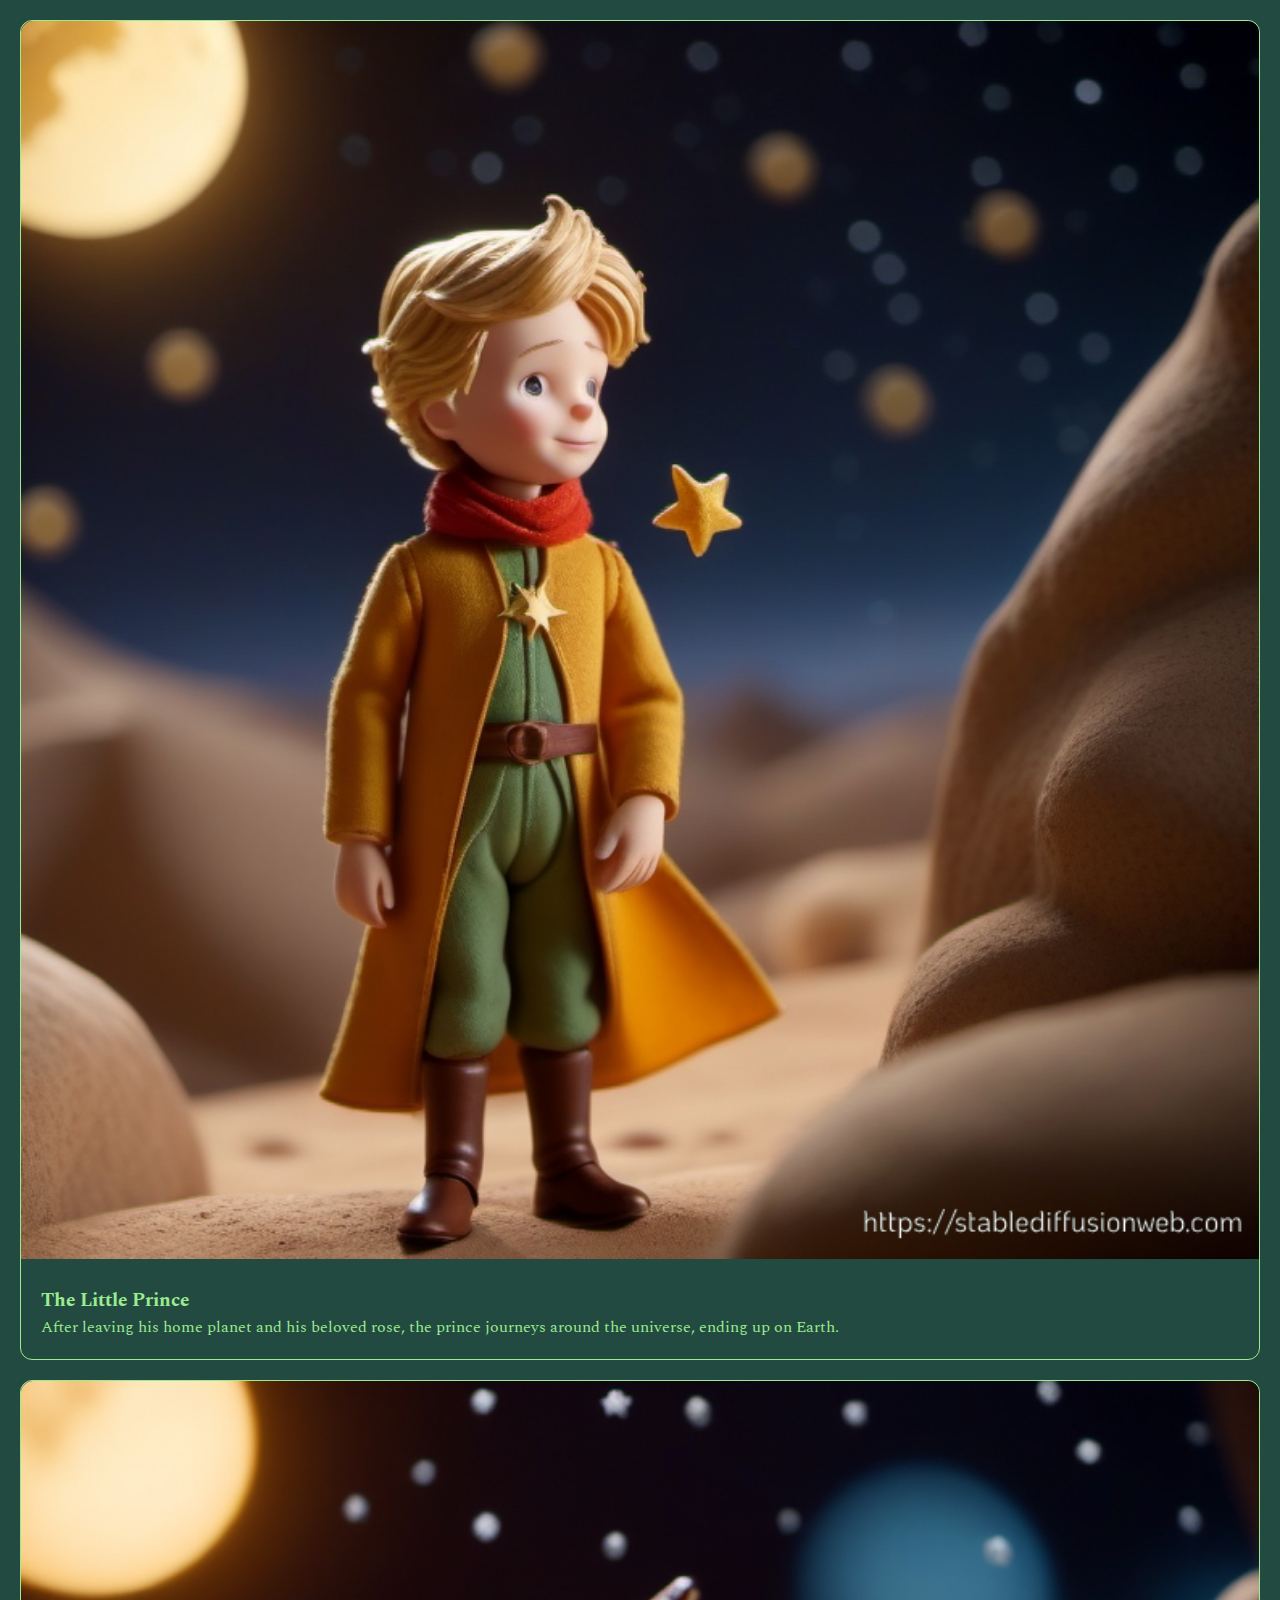
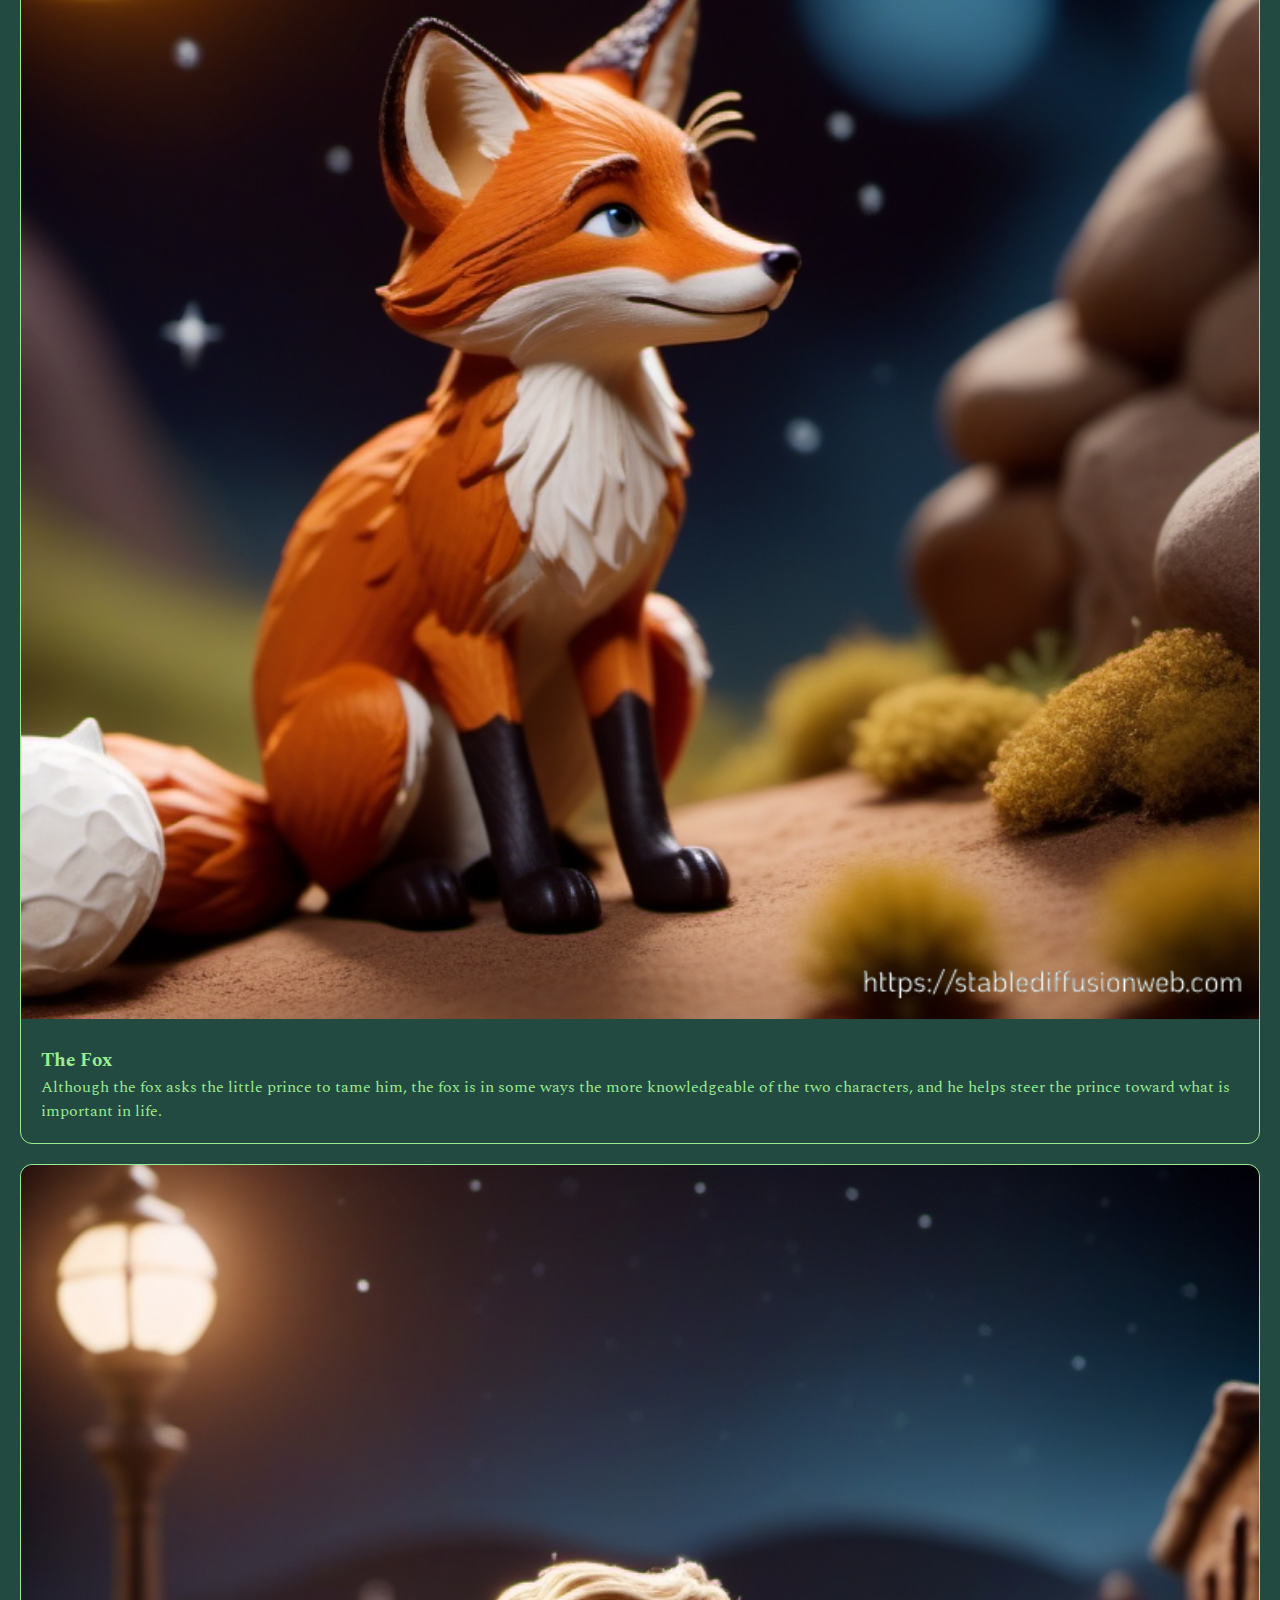
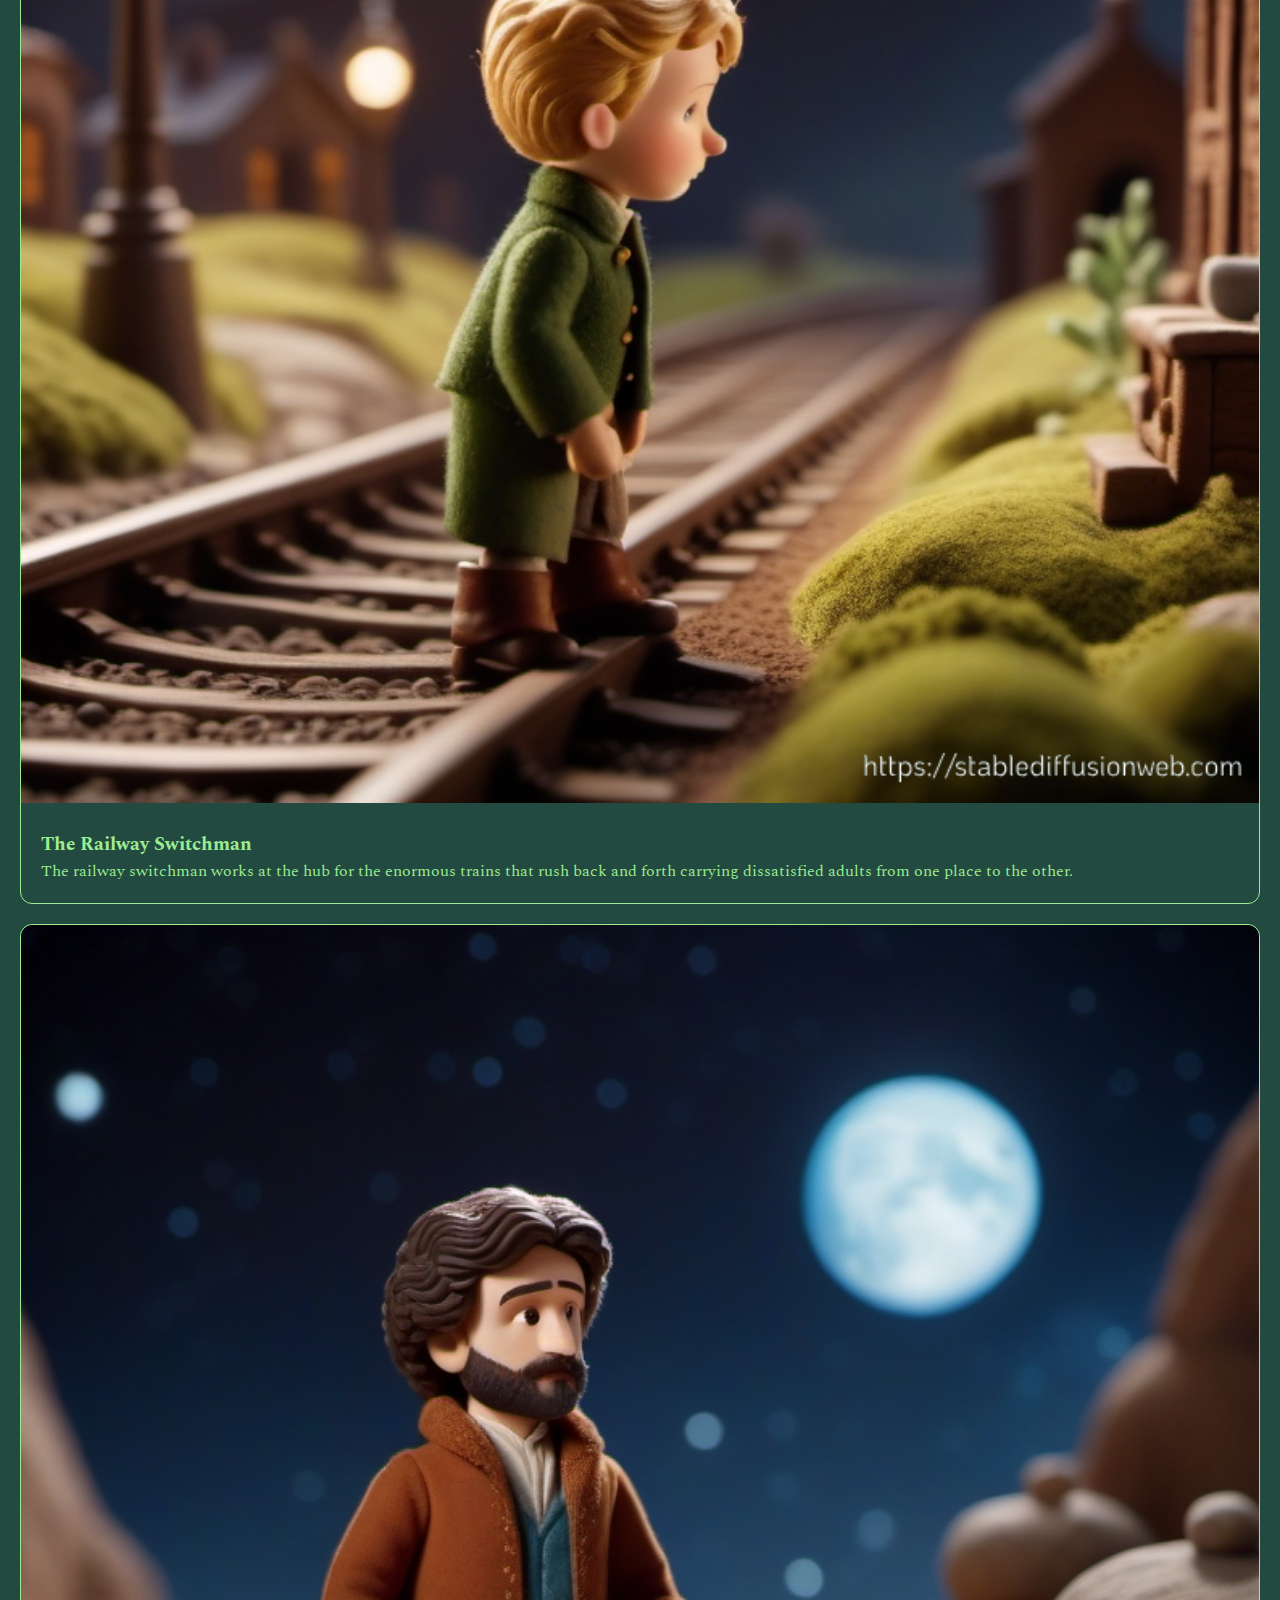
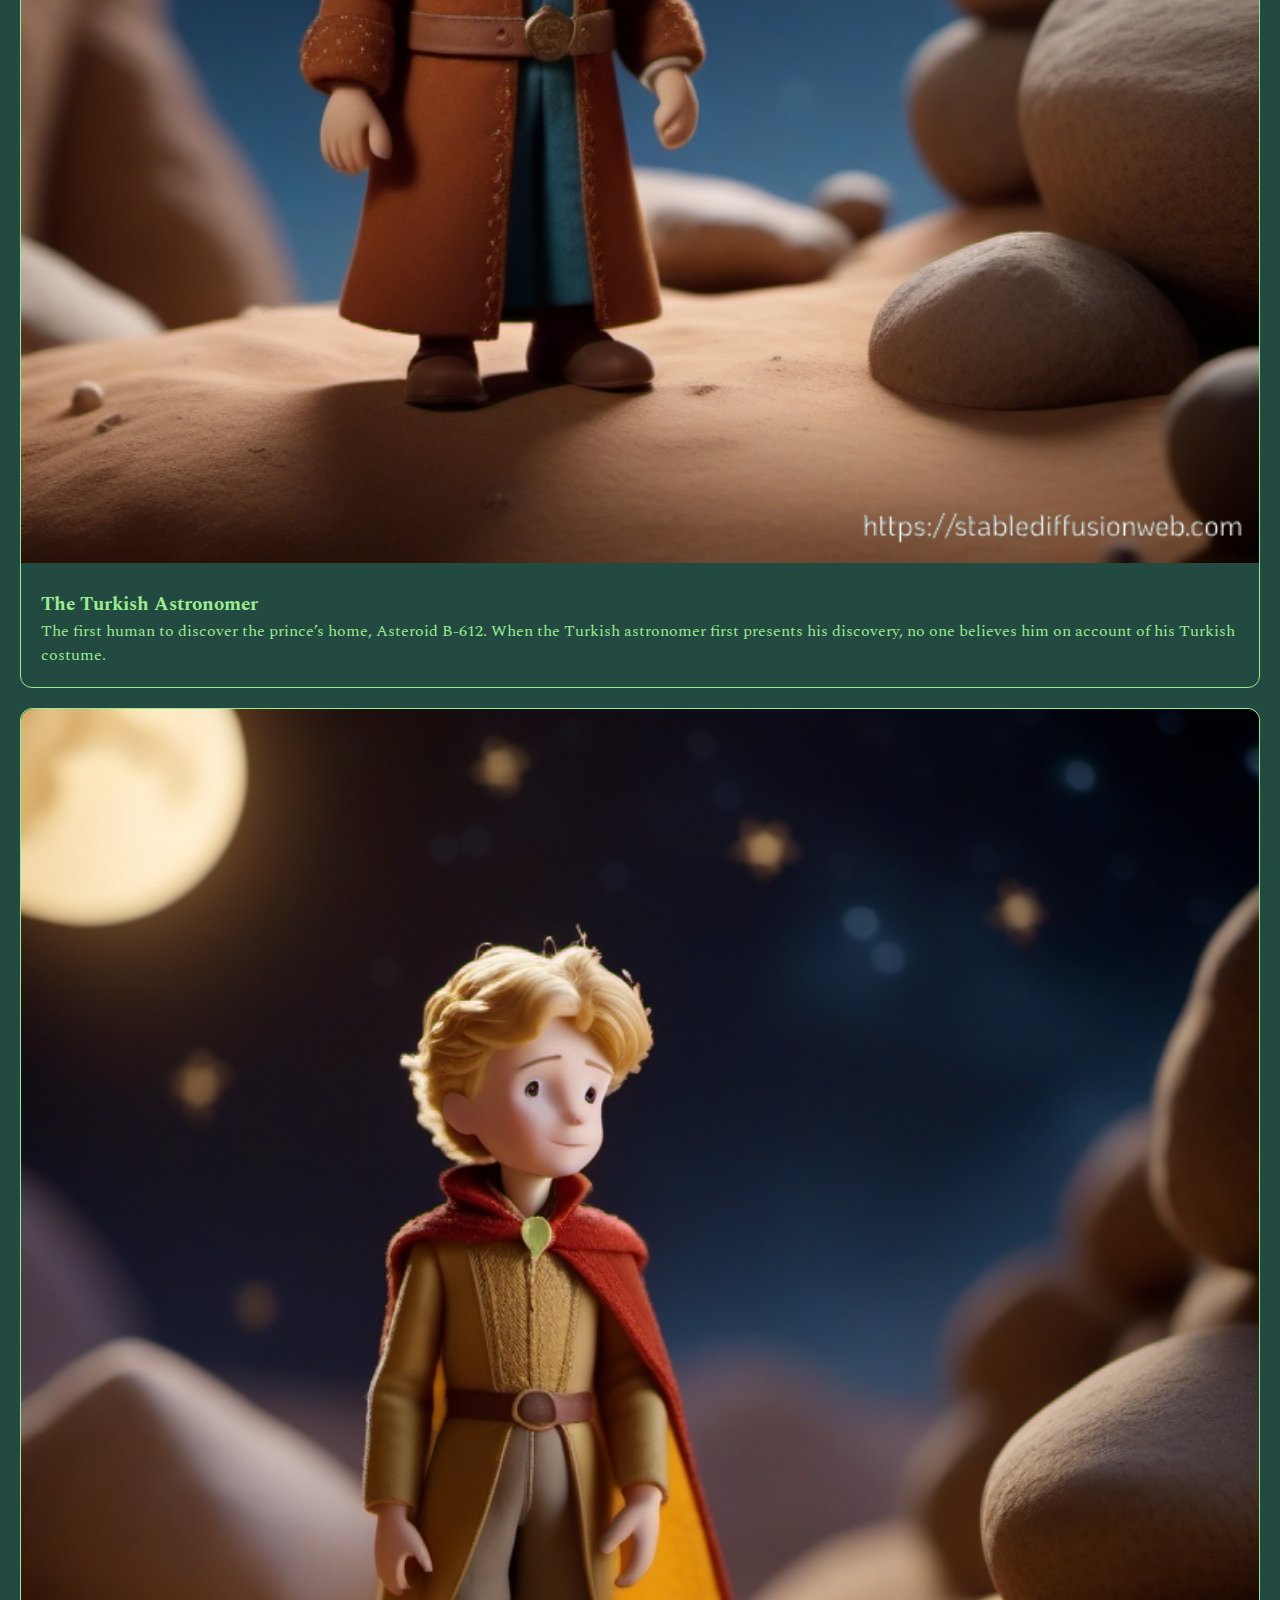
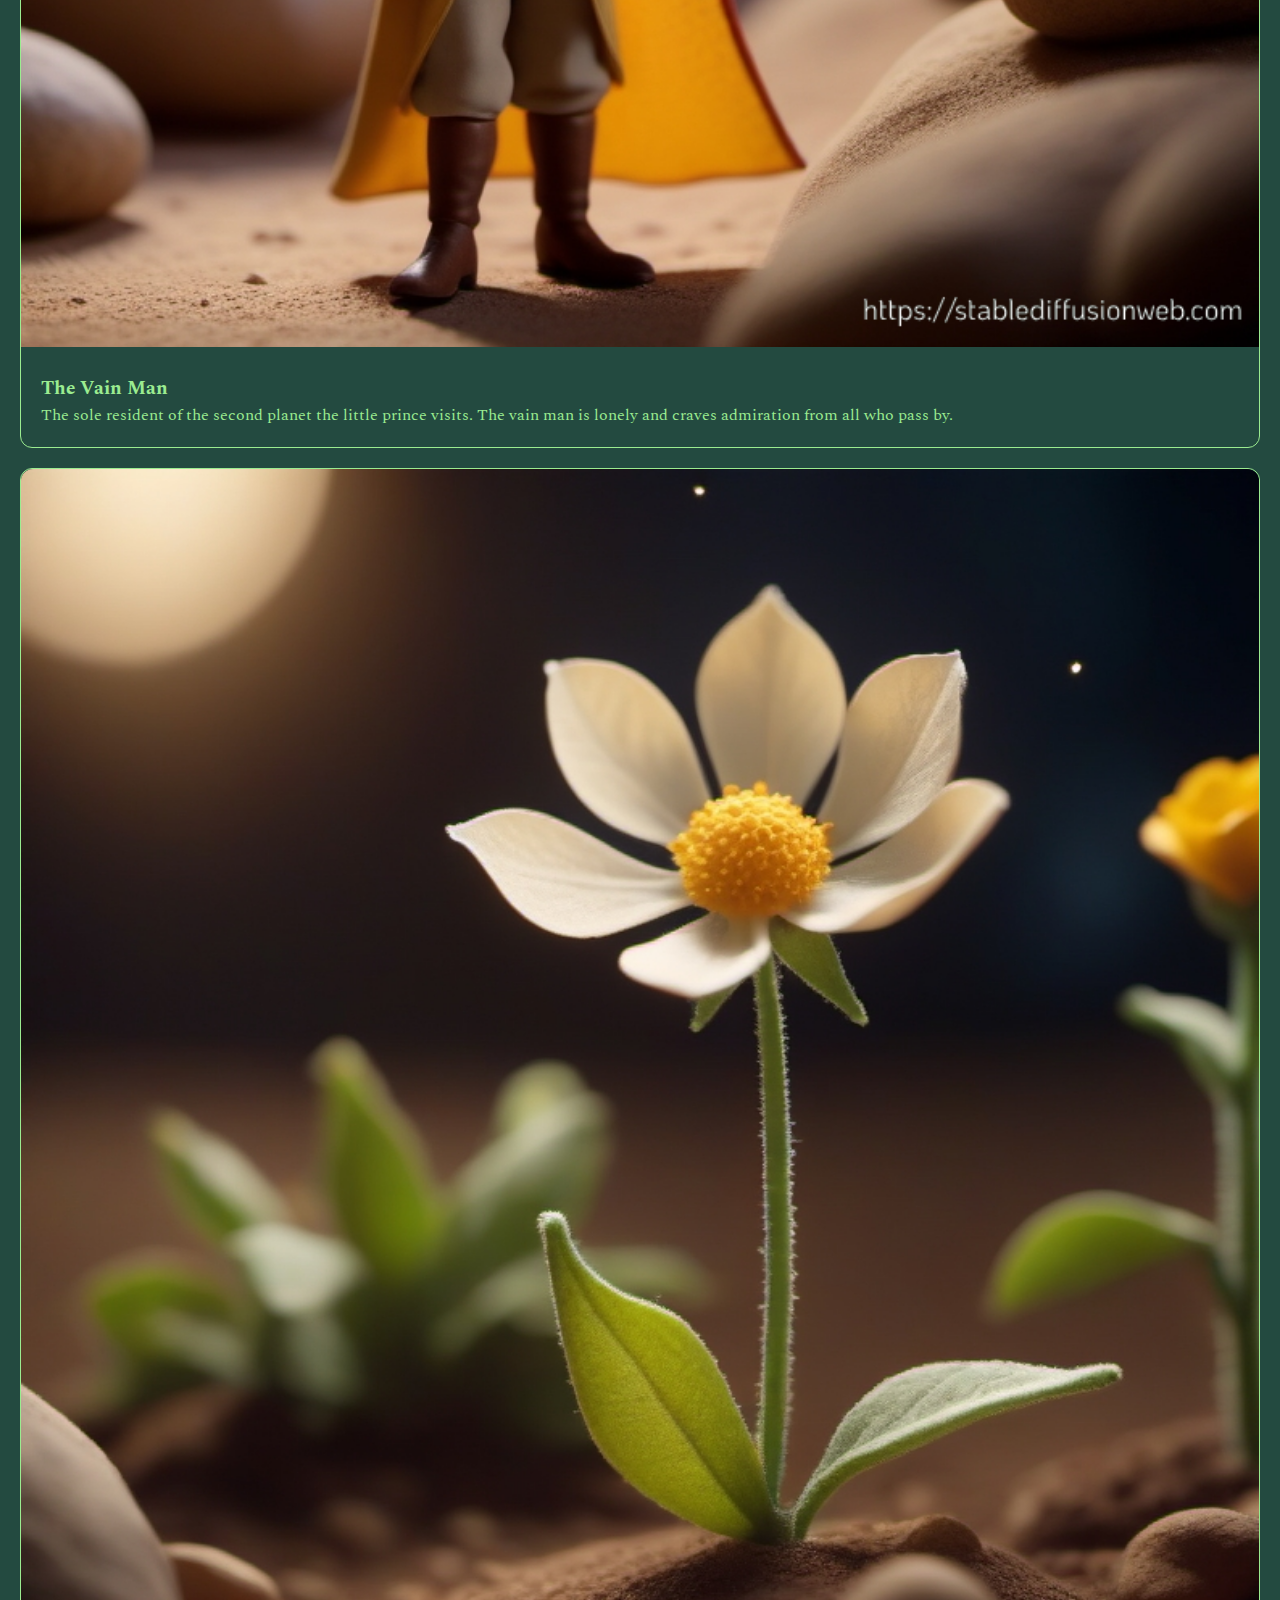
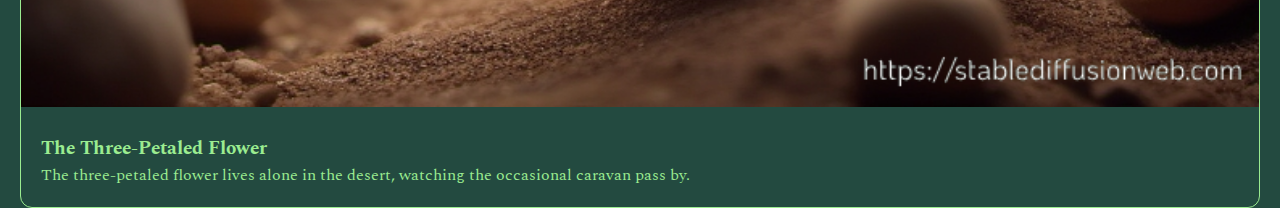
<file: starter_code_week_08/responsive_with_media_queries/index.html>
<!DOCTYPE html>
<html lang="en">
<head>
    <meta charset="UTF-8">
    <meta name="viewport" content="width=device-width, initial-scale=1.0">
    <title>Document</title>
    <link rel="preconnect" href="https://fonts.googleapis.com">
    <link rel="preconnect" href="https://fonts.gstatic.com" crossorigin>
    <link href="https://fonts.googleapis.com/css2?family=Spectral:wght@400;500;600&display=swap" rel="stylesheet">
    <link rel="stylesheet" href="styles.css">
</head>
<body>
    <div class="grid-container">
        <figure class="item item--1">
            <img class="clip-circle" src="images/the-little-prince.png" alt="The Little Prince">
            <figcaption>
                <h3>The Little Prince</h3>
                <p>After leaving his home planet and his beloved rose, the prince journeys around the universe, ending up on Earth. </p>
            </figcaption>
        </figure>
        <figure class="item item--2">
            <img class="clip-circle " src="images/the-fox.png" alt="The Fox">
            <figcaption>
                <h3>The Fox</h3>
                <p>Although the fox asks the little prince to tame him, the fox is in some ways the more knowledgeable of the two characters, and he helps steer the prince toward what is important in life.</p>
            </figcaption>
        </figure>
        <figure class="item item--3">
            <img class="clip-circle" src="images/the-railway-switchman.png" alt="The Railway Switchman">
            <figcaption>
                <h3>The Railway Switchman</h3>
                <p>The railway switchman works at the hub for the enormous trains that rush back and forth carrying dissatisfied adults from one place to the other. </p>
            </figcaption>
        </figure>
        <figure class="item item--4">
            <img class="clip-circle" src="images/the-turkish-astronomer.png" alt="The Turkish Astronomer">
            <figcaption>
                <h3>The Turkish Astronomer</h3>
                <p>The first human to discover the prince’s home, Asteroid B-612. When the Turkish astronomer first presents his discovery, no one believes him on account of his Turkish costume. </p>
            </figcaption>
        </figure>
        <figure class="item item--5">
            <img class="clip-circle" src="images/the-vain-man.png" alt="The Vain Man">
            <figcaption>
                <h3>The Vain Man</h3>
                <p>The sole resident of the second planet the little prince visits. The vain man is lonely and craves admiration from all who pass by. </p>
            </figcaption>
        </figure>
        <figure class="item item--6">
            <img class="clip-circle" src="images/three-petal-flower.png" alt="The Three-Petaled Flower">
            <figcaption>
                <h3>The Three-Petaled Flower</h3>
                <p>The three-petaled flower lives alone in the desert, watching the occasional caravan pass by. </p>
            </figcaption>
        </figure>
    </div>
</body>
</html>
</file>
<file: Project/style.css>
body {
    font-family: 'Spectral', serif;
    background-color: #234A40;
    color: #9BEC90;
}

.fixed-title {
    position: fixed;
    top: 80px; /* 垂直居中 */
    left: 50%; /* 水平居中 */
    transform: translate(-50%, -50%); /* 同时水平和垂直居中 */
    margin: 0;
    padding: 0;
    font-size: 10px;
    text-align: center;
}

.fixed-title2 {
    position: fixed;
    top: 100px; /* 垂直居中 */
    left: 50%; /* 水平居中 */
    transform: translate(-50%, -50%); /* 同时水平和垂直居中 */
    margin: 0;
    padding: 0;
    font-size: 32px;
    text-align: center;
}

.fixed-title3 {
    position: fixed;
    top: 150px; /* 垂直居中 */
    left: 50%; /* 水平居中 */
    transform: translate(-50%, -50%); /* 同时水平和垂直居中 */
    margin: 0;
    padding: 0;
    font-size: 80px;
    text-align: center;
    font-family: 'Gill Sans', 'Gill Sans MT', Calibri, 'Trebuchet MS', sans-serif;
}

.fixed-paragraph {
    position: fixed;
    top: 500px; /* 垂直居中 */
    left: 50%; /* 水平居中 */
    transform: translate(-50%, -50%); /* 同时水平和垂直居中 */
    margin: 0;
    padding: 0;
    font-size: 10px;
    text-align: center;
    width: 40%;
}

.fixed-paragraph2 {
    position: fixed;
    top: 550px; /* 垂直居中 */
    left: 50%; /* 水平居中 */
    transform: translate(-50%, -50%); /* 同时水平和垂直居中 */
    margin: 0;
    padding: 0;
    font-size: 10px;
    text-align: center;
    width: 40%;
}

.container {
    position: fixed; /* 固定位置，不随页面滚动 */
    top: 200px; /* 距离页面顶部 10px（可以调整） */
    left: 50%; /* 定位到视口的 50% 位置 */
    transform: translateX(-50%); /* 将元素自身宽度的 50% 向左偏移，实现水平居中 */
    margin: 0; /* 去掉默认外边距 */
    padding: 0; /* 去掉默认内边距 */
}

.picture {
    width: 200px; /* 控制图片宽度 */
    height: auto; /* 保持图片宽高比 */
}

body, html {
  margin: 0;
  padding: 0;
  height: 100%;
  overflow: hidden; /* 防止页面滚动 */
}

.scroll-container {
  position: relative;
}

/* 容器设置 */
.scrolling-text {
    position: fixed; /* 固定在页面上 */
    bottom: 0;  /* 从底部开始 */
    left: 0;
    width: 20%; /* 容器宽度占满整个屏幕 */
    height: 100%; /* 容器高度占满整个屏幕 */
    overflow: hidden; /* 隐藏超出容器部分 */
}

/* 滚动文本设置 */
.top-left-paragraph {
    position: absolute; /* 绝对定位 */
    bottom: 0; /* 从底部开始滚动 */
    left: 0;
    margin: 0;
    padding: 0;
    width: 100%; /* 宽度100% */
    font-family: 'Franklin Gothic Medium', 'Arial Regular', Arial, sans-serif;
    font-size: 16px; /* 设置字体大小 */
    line-height: 1.5; /* 调整行间距 */
    text-align: left; /* 靠左对齐 */
    white-space: normal; /* 允许换行 */
    animation: scroll-up 10s linear infinite; /* 设置动画：20秒循环滚动 */
}

/* 动画：自下而上的滚动 */
@keyframes scroll-up {
    0% {
        transform: translateY(100%); /* 从底部开始 */
    }
    50% {
        transform: translateY(0); /* 中间时，文本处于容器中央 */
    }
    100% {
        transform: translateY(-100%); /* 完全滚动到顶部 */
    }
}

/* 容器设置 */
.scrolling-text2 {
    position: fixed; /* 固定在页面上 */
    bottom: 0;  /* 从底部开始 */
    right: 0;
    width: 20%; /* 容器宽度占满整个屏幕 */
    height: 100%; /* 容器高度占满整个屏幕 */
    overflow: hidden; /* 隐藏超出容器部分 */
}

/* 滚动文本设置 */
.top-left-paragraph2 {
    position: absolute; /* 绝对定位 */
    bottom: 0; /* 从底部开始滚动 */
    left: 0;
    margin: 0;
    padding: 0;
    width: 100%; /* 宽度100% */
    font-family: 'Franklin Gothic Medium', 'Arial Regular', Arial, sans-serif;
    font-size: 16px; /* 设置字体大小 */
    line-height: 1.5; /* 调整行间距 */
    text-align: right; /* 靠左对齐 */
    white-space: normal; /* 允许换行 */
    animation: scroll-up 10.9s linear infinite; /* 设置动画：20秒循环滚动 */
}

/* 动画：自下而上的滚动 */
@keyframes scroll-up {
    0% {
        transform: translateY(100%); /* 从底部开始 */
    }
    50% {
        transform: translateY(0); /* 中间时，文本处于容器中央 */
    }
    100% {
        transform: translateY(-100%); /* 完全滚动到顶部 */
    }
}
</file>
<file: Assignment/assignment3/style.css>
body {
    font-family: 'Spectral', serif;
    background-color: #234A40;
    color: #9BEC90;
}

.picture {
    position: fixed;
    top: 10px;
    left: 100px;
}

.picture img {
    width: 200px;
    height: auto;
    background-color: red;
}

h1,
h3,
p {
    margin-left: 400px;
    width: 600px;
 }

 .picture2 {
    position: fixed;
    top: 270px;
    left: -260px;
    font-size: 15px;
    font-family: Arial, sans-serif; 
}

.picture4{
    position: fixed;
    top: 320px;
    left: -260px;
    width: 180px;
    font-size: 13px;
    font-family: Arial, sans-serif; 
}
</file>
<file: Assignment/assignment4/style.css>
* {
    padding: 0;
    margin: 0;
    box-sizing: border-box;
}

html,
body {
    height: 100%;
}

body {
    font-family: 'Spectral', serif;
    background-color: #410f03;
    color: #ffffff;
}

.q{
    font-size: 40px;
    text-align: center;
}

.w {
    text-align: center;
    font-size: 20px;
}

.grid-container {
    margin: 20px;
    display: grid;
    grid-template-columns: 1fr;
    grid-gap: 20px;
}

.e {
    margin: 40px;
    font-size: 20px;
}

.a {
    font-family: 'Franklin Gothic Medium', 'Arial Narrow', Arial, sans-serif;
    font-size: 12px;
    margin: 20px;
}

figure {
    border: 1px solid #9d1515;
    border-radius: 0.75em;
}

figcaption {
    padding: 20px ;
}

img {
    width: 100%;
    object-fit: cover;
    border-top-right-radius: 0.75em;
    border-top-left-radius: 0.75em;
}

@media only screen and (min-width : 768px) {}


@media only screen and (min-width : 1024px) {}
</file>
<file: Exercise/Exercise5/style.css>
* {
    padding: 0;
    margin: 0;
    box-sizing: border-box;
}

html, body {
    height: 100%;
}

body {
    background-color: aqua;
    min-height: 100vh;
}

header,
footer,
main {
    padding: 20px;
    border: 1px solid #000000 ;
    color: #141414;
}

header {
    height: 20vh;
}

main {
    height: 60vh;
}

footer {
    height: 20vh;
}

.invite-container {
    padding: 20px;
}

.section {
    padding-bottom: 30px;
}

.light {
    color: lightgrey;
}

.dark {
    font-size: 12px;
}

.small {
    font-size: 12px;
}

.big {
    font-size: 36px;
}

.box {
    position: fixed;
    top: 100px;
    left: 150px;
    width: 300px;
    height: 300px;
    background-color: red;
}
</file>
<file: starter_code_week_02/Party/style.css>
p{
    color: green;
}


.wrapper li{
    color: red;
}

.wrapper > p {
    color: orange;
    font-style: italic;
}

h1: hover {

}

.wrapper a:link {
    color: aqua;
}
</file>
<file: starter_code_week_08/fluid_layout_flexbox/styles.css>
:root {
    --white: #F4F4F4;
    --black: #141414;
}

* {
    margin: 0;
    padding: 0;
    box-sizing: border-box;
}

body {
    color: var(--black);
}

.flex-container {
    display: flex; /* the parent of header, main and footer */
    min-height: 100vh;
    flex-direction: column;
}

header,
footer {
    height: 60px;
}

main {
    flex: 1;
    display: flex; /* the parent of aside and section */
}

aside {
    flex-basis: 25%;
}

section {
    flex-basis: 75%;
}

/*

    @media screen and (max-width: 600px) {
        main {
            flex-direction: column;
        }
        aside, section {
            flex: 1; 
        }
    }

*/
</file>
<file: starter_code_week_08/responsive_navbar/styles.css>
:root {
  --white: #F4F4F4;
  --black: #141414;
}

* {
  box-sizing: border-box;
  margin: 0;
  padding: 0;
}

body, 
html{
    font-family: 'DM Sans', sans-serif;
}

.flex-container {
  display: flex;
  min-height: 100vh;
  flex-direction: column;
}

nav {
  background: tomato;
  height: 60px;
}

ul.menu {
  display: flex;
  flex-wrap: nowrap;
   justify-content: flex-end;
  
  list-style: none;
  
  margin: 0;
  line-height: 60px;
}

.menu li {
  margin: 0 40px;
} 

ul.menu a {
  text-decoration: none;
  color: var(--white);
}

main {
  /* flex: 1; */
  height: 100vh; /* allows main section to be scrollable */
  background: pink;
  padding: 20px; 
}

.title {
    font-family: 'DM Serif Display', serif;
}

.content {
    line-height: 1.6em;
}

@media (max-width: 768px) {}
</file>
<file: starter_code_week_08/responsive_with_media_queries/styles.css>
* {
    padding: 0;
    margin: 0;
    box-sizing: border-box;
}

html,
body {
    height: 100%;
}

body {
    font-family: 'Spectral', serif;
    background-color: #234A40;
    color: #9BEC90;
}

.grid-container {
    margin: 20px;
    display: grid;
    grid-template-columns: 1fr;
    grid-gap: 20px;
}

figure {
    border: 1px solid #9BEC90;
    border-radius: 0.75em;
}

figcaption {
    padding: 20px ;
}

img {
    width: 100%;
    object-fit: cover;
    border-top-right-radius: 0.75em;
    border-top-left-radius: 0.75em;
}

@media only screen and (min-width : 768px) {}


@media only screen and (min-width : 1024px) {}
</file>
